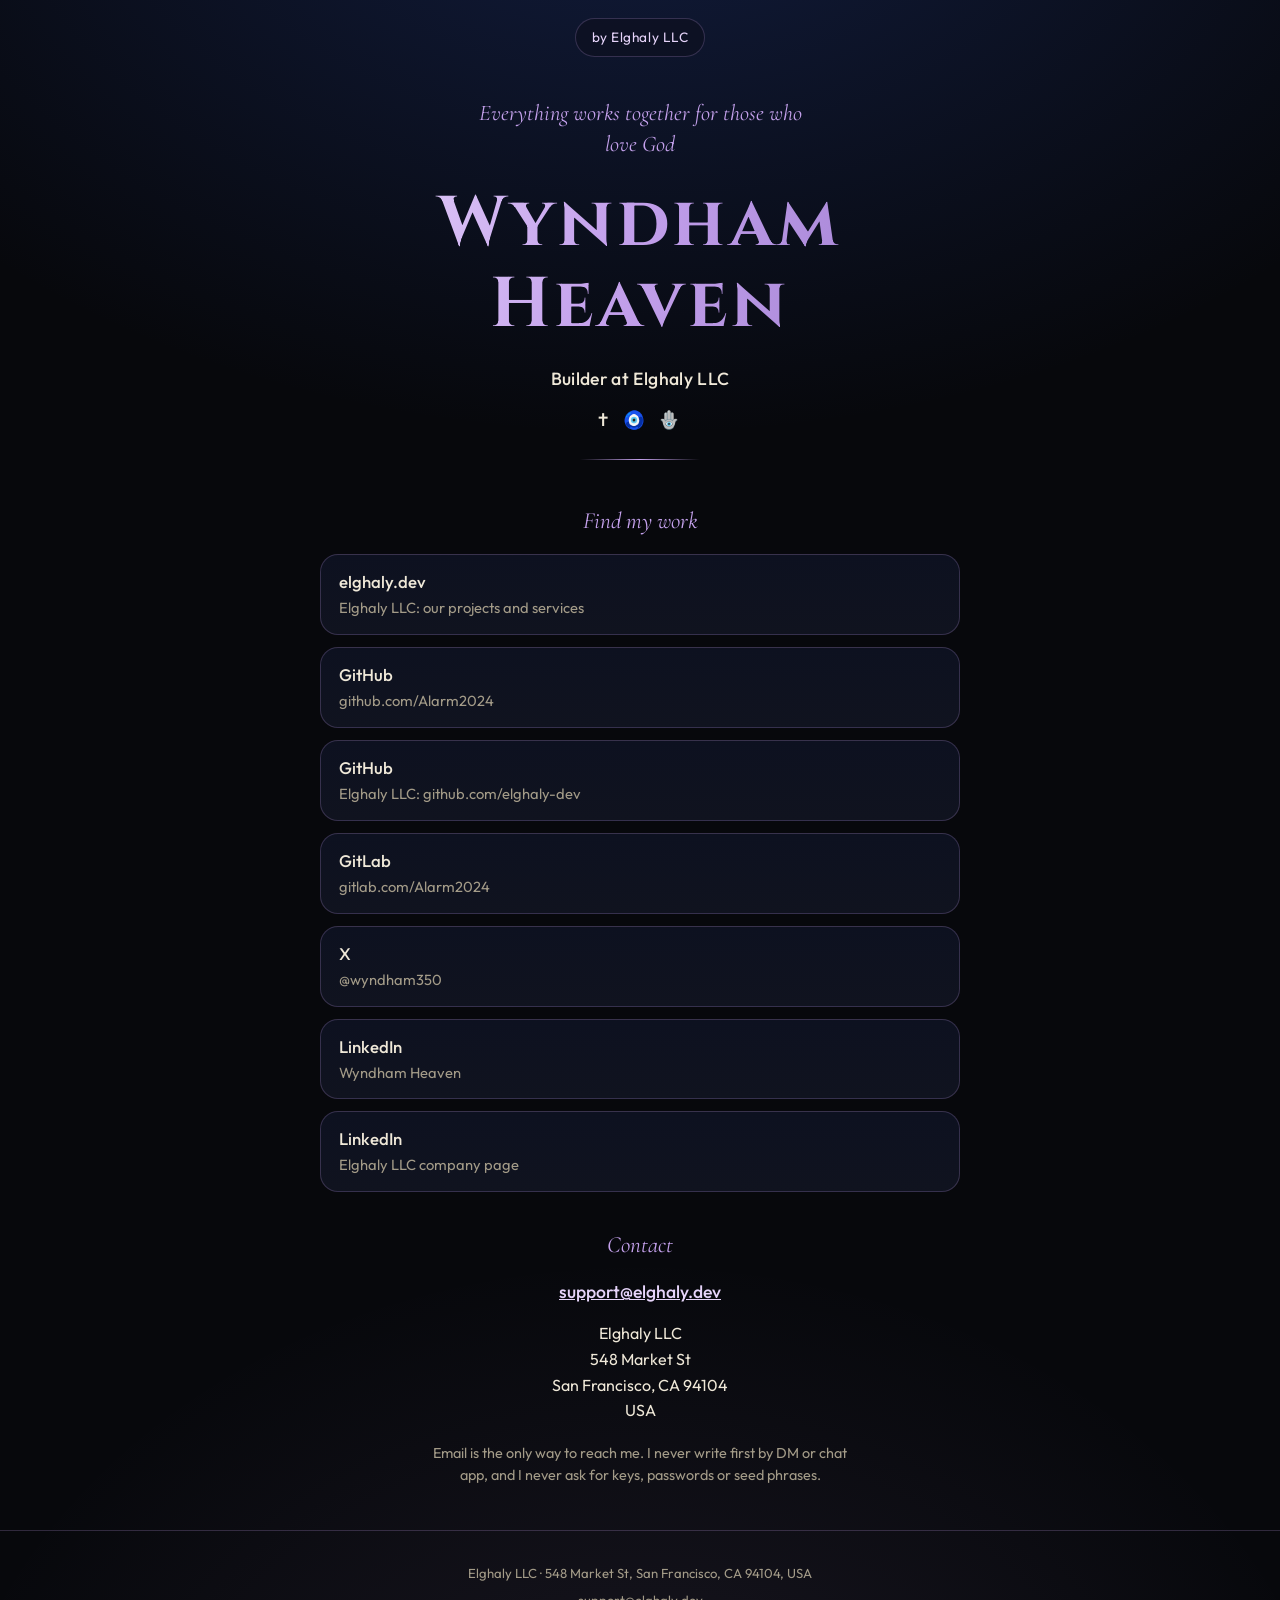
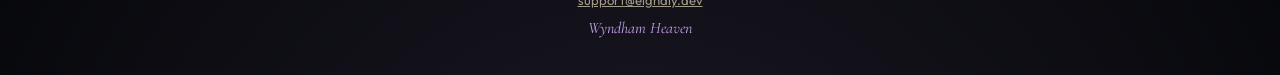
<file: index.html>
<!doctype html>
<html lang="en">
<head>
<meta charset="utf-8">
<meta name=viewport content="width=device-width,initial-scale=1,viewport-fit=cover">
<title>Wyndham Heaven | Elghaly LLC</title>
<style>
/* elghaly.pro: the same night-and-lilac look as elghaly.dev (tokens copied
   from its stylesheet), one narrow column, links as a list, contact below. */
@font-face {
  font-family: "Outfit";
  font-style: normal;
  font-weight: 400;
  font-display: swap;
  src: url("[data-uri]") format("woff2");
}
@font-face {
  font-family: "Outfit";
  font-style: normal;
  font-weight: 500;
  font-display: swap;
  src: url("[data-uri]") format("woff2");
}
@font-face {
  font-family: "Cormorant Garamond";
  font-style: italic;
  font-weight: 400;
  font-display: swap;
  src: url("[data-uri]") format("woff2");
}
@font-face {
  font-family: "Cinzel";
  font-style: normal;
  font-weight: 700;
  font-display: swap;
  src: url("[data-uri]") format("woff2");
}

:root {
  --night: #07080c;
  --night-2: #0d1120;
  --tile: #10131f;
  --line: rgba(196, 161, 236, .22);
  --gold: #c4a1ec;
  --gold-soft: #e6d4fa;
  --lapis: #2a4cb3;
  --ivory: #efe8d8;
  --muted: #a39b88;
  --radius: 18px;
  color-scheme: dark;
}

*, *::before, *::after { box-sizing: border-box; }
html { -webkit-text-size-adjust: 100%; }
body {
  margin: 0;
  min-height: 100vh;
  background:
    radial-gradient(120% 60% at 50% -10%, rgba(42, 76, 179, .30), transparent 60%),
    radial-gradient(80% 50% at 50% 110%, rgba(196, 161, 236, .10), transparent 70%),
    var(--night);
  color: var(--ivory);
  font-family: "Outfit", system-ui, -apple-system, "Segoe UI", sans-serif;
  font-size: 16px;
  line-height: 1.55;
}
a { color: inherit; }

.skip {
  position: absolute;
  left: 12px;
  top: -60px;
  z-index: 100;
  padding: 10px 14px;
  border-radius: 10px;
  background: var(--gold);
  color: var(--night);
  font-weight: 500;
  text-decoration: none;
}
.skip:focus { top: 12px; }

.wrap {
  width: min(100% - 32px, 640px);
  margin-inline: auto;
}

.top {
  display: flex;
  justify-content: center;
  padding-top: max(18px, env(safe-area-inset-top));
}
.credit {
  margin: 0;
  padding: 8px 16px;
  border: 1px solid var(--line);
  border-radius: 999px;
  background: rgba(13, 17, 32, .7);
  color: var(--gold-soft);
  font-size: .85rem;
  letter-spacing: .04em;
}

.head {
  padding: 40px 0 8px;
  text-align: center;
}
.motto {
  margin: 0 auto;
  max-width: 34ch;
  color: var(--gold);
  font-family: "Cormorant Garamond", Georgia, serif;
  font-style: italic;
  font-size: clamp(1.1rem, 4.4vw, 1.4rem);
  line-height: 1.4;
}
.mark {
  margin: 16px 0 0;
  padding: .12em .08em .18em;
  font-family: "Cinzel", Georgia, serif;
  font-weight: 700;
  font-size: clamp(2.3rem, 10.5vw, 4.4rem);
  line-height: 1.15;
  letter-spacing: .05em;
  text-wrap: balance;
  background: linear-gradient(100deg, var(--gold-soft) 0%, var(--gold) 45%, #9f7fd1 100%);
  -webkit-background-clip: text;
  background-clip: text;
  -webkit-box-decoration-break: clone;
  box-decoration-break: clone;
  color: transparent;
}
.role {
  margin: 6px 0 0;
  color: var(--ivory);
  font-size: 1.1rem;
  font-weight: 500;
  letter-spacing: .02em;
}
.signs { margin: 14px 0 0; font-size: 1.1rem; letter-spacing: .25em; }
.rule {
  width: 120px;
  height: 1px;
  margin: 26px auto 0;
  border: 0;
  background: linear-gradient(90deg, transparent, var(--gold), transparent);
}

.section-title {
  margin: 36px 0 14px;
  color: var(--gold);
  font-family: "Cormorant Garamond", Georgia, serif;
  font-style: italic;
  font-weight: 400;
  font-size: 1.45rem;
  text-align: center;
}

.link-list {
  display: grid;
  gap: 12px;
  margin: 0;
  padding: 0;
  list-style: none;
}
.link {
  display: grid;
  gap: 2px;
  min-height: 64px;
  padding: 14px 18px;
  border: 1px solid var(--line);
  border-radius: var(--radius);
  background: linear-gradient(180deg, var(--night-2), var(--tile));
  text-decoration: none;
  transition: transform .2s ease, border-color .2s ease;
}
.link:hover { transform: translateY(-2px); border-color: rgba(196, 161, 236, .5); }
.link:focus-visible { outline: 2px solid var(--gold); outline-offset: 3px; }
.link__name { font-weight: 500; font-size: 1.05rem; }
.link__what { color: var(--muted); font-size: .92rem; overflow-wrap: anywhere; }

.contact { text-align: center; }
.contact__mail { margin: 0; font-size: 1.1rem; font-weight: 500; }
.contact__mail a { color: var(--gold-soft); }
.contact__mail a:focus-visible, .footer a:focus-visible { outline: 2px solid var(--gold); outline-offset: 3px; border-radius: 4px; }
.contact__addr {
  margin: 16px auto 0;
  font-style: normal;
  line-height: 1.6;
}
.contact__note {
  max-width: 46ch;
  margin: 18px auto 0;
  color: var(--muted);
  font-size: .9rem;
}

.footer {
  margin-top: 44px;
  padding: 26px 16px calc(28px + env(safe-area-inset-bottom));
  border-top: 1px solid var(--line);
  color: var(--muted);
  font-size: .82rem;
  text-align: center;
}
.footer p { margin: 6px 0; }
.footer a { color: var(--muted); }
.footer a:hover { color: var(--ivory); }
.footer__name { color: var(--gold); font-family: "Cormorant Garamond", Georgia, serif; font-style: italic; font-size: 1rem; }

@media (prefers-reduced-motion: reduce) {
  .link { transition: none; }
  .link:hover { transform: none; }
}

</style>
</head>
<body>

  <a class="skip" href="#main">Skip to content</a>

  <header class="top wrap">
    <p class="credit">by Elghaly LLC</p>
  </header>

  <main id="main" class="wrap">
    <section class="head" aria-labelledby="name">
      <p class="motto">Everything works together for those who love God</p>
      <h1 id="name" class="mark">Wyndham Heaven</h1>
      <p class="role">Builder at Elghaly LLC</p>
      <p class="signs" aria-hidden="true">✝️ 🧿 🪬</p>
      <hr class="rule">
    </section>

    <section class="links" aria-labelledby="links-title">
      <h2 id="links-title" class="section-title">Find my work</h2>
      <ul class="link-list">
        <li>
          <a class="link" href="https://elghaly.dev/" rel="noopener noreferrer">
            <span class="link__name">elghaly.dev</span>
            <span class="link__what">Elghaly LLC: our projects and services</span>
          </a>
        </li>
        <li>
          <a class="link" href="https://github.com/Alarm2024" rel="noopener noreferrer">
            <span class="link__name">GitHub</span>
            <span class="link__what">github.com/Alarm2024</span>
          </a>
        </li>
        <li>
          <a class="link" href="https://github.com/elghaly-dev" rel="noopener noreferrer">
            <span class="link__name">GitHub</span>
            <span class="link__what">Elghaly LLC: github.com/elghaly-dev</span>
          </a>
        </li>
        <li>
          <a class="link" href="https://gitlab.com/Alarm2024" rel="noopener noreferrer">
            <span class="link__name">GitLab</span>
            <span class="link__what">gitlab.com/Alarm2024</span>
          </a>
        </li>
        <li>
          <a class="link" href="https://x.com/wyndham350" rel="noopener noreferrer">
            <span class="link__name">X</span>
            <span class="link__what">@wyndham350</span>
          </a>
        </li>
        <li>
          <a class="link" href="https://www.linkedin.com/in/wyndhamheaven" rel="noopener noreferrer">
            <span class="link__name">LinkedIn</span>
            <span class="link__what">Wyndham Heaven</span>
          </a>
        </li>
        <li>
          <a class="link" href="https://www.linkedin.com/company/elghaly-llc" rel="noopener noreferrer">
            <span class="link__name">LinkedIn</span>
            <span class="link__what">Elghaly LLC company page</span>
          </a>
        </li>
      </ul>
    </section>

    <section class="contact" id="contact" aria-labelledby="contact-title">
      <h2 id="contact-title" class="section-title">Contact</h2>
      <p class="contact__mail"><a href="mailto:support@elghaly.dev">support@elghaly.dev</a></p>
      <address class="contact__addr">
        Elghaly LLC<br>
        548 Market St<br>
        San Francisco, CA 94104<br>
        USA
      </address>
      <p class="contact__note">Email is the only way to reach me. I never write first by DM or chat app, and I never ask for keys, passwords or seed phrases.</p>
    </section>
  </main>

  <footer class="footer">
    <p class="footer__addr">Elghaly LLC · 548 Market St, San Francisco, CA 94104, USA</p>
    <p class="footer__mail"><a href="mailto:support@elghaly.dev">support@elghaly.dev</a></p>
    <p class="footer__name">Wyndham Heaven</p>
  </footer>

</body></html>
</file>
